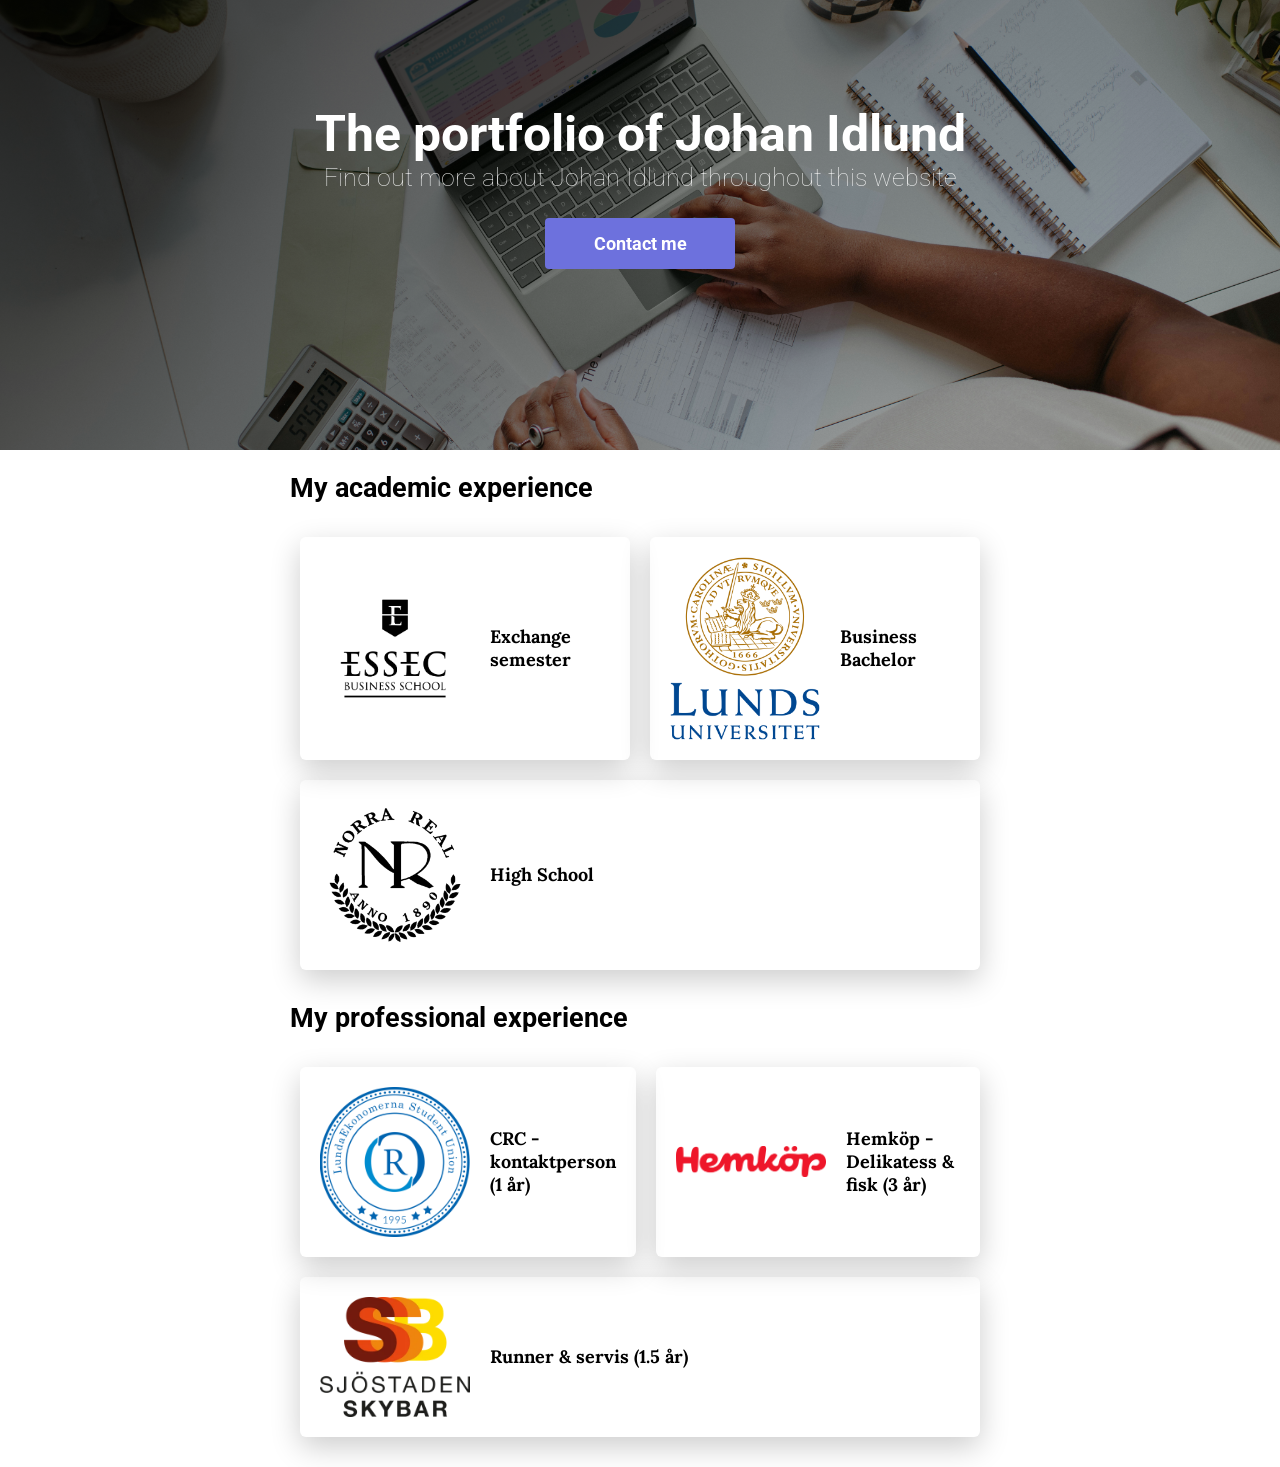
<file: index.html>
<!doctype html>

<html>

	<head>
		<meta charset="utf-8" />
		<meta name="viewport" content="width=device-width, initial-scale=1" />
		<title>Johan Idlund portfolio</title>
		<link rel="stylesheet" href="css/style.css" />
	</head>

	<body>
		<div class="banner">
			<div class="container">
				<h1>The portfolio of Johan Idlund</h1>
				<h2>Find out more about Johan Idlund throughout this website</h2>
				<a href="#apply-section" class="btn-blue">Contact me</a>
			</div>
		</div>

		<div class="container">

			<h2>My academic experience</h2>

			<div class="cards">
				<div class="card">
					<img src="images/essec.png" alt="Essec Business school">
					<h3>Exchange semester</h3>
				</div>

				<div class="card">
					<img src="images/lunds-universitet.png" alt="Lunds Universitet">
					<h3>Business Bachelor</h3>
				</div>

				<div class="card">
					<img src="images/norra-real.png" alt="Norra real">
					<h3>High School</h3>
				</div>
			</div>
		</div>

		<div class="container">

			<h2>My professional experience</h2>

			<div class="cards">
				<div class="card">
					<img src="images/lundaekonomerna.png" alt="CRC">
					<h3>CRC - kontaktperson (1 år)</h3>
				</div>
				<div class="card">
					<img src="images/hemkop.png" alt="Hemköp - Delikatess och fisk">
					<h3>Hemköp - Delikatess & fisk (3 år)</h3>
				</div>

				<div class="card">
					<img src="images/sjostaden-skybar.png" alt="Stockholm-skybar">
					<h3>Runner & servis (1.5 år)</h3>
				</div>
			</div>
		</div>

		<div id="apply-section">
			<div data-tf-live="01K65B3MJ24Y9311HQ6F8K5YCZ">
			</div>
			<script src="//embed.typeform.com/next/embed.js">
			</script>
		</div>
	</body>

</html>
</file>
<file: css/style.css>
@import url("https://fonts.googleapis.com/css?family=Lora|Roboto");

/*Import of component stylesheets*/
@import url("components/container.css");
@import url("components/avatar.css");
@import url("components/button.css");
@import url("components/banner.css");
@import url("components/card.css");



/*Main format for website*/
body{
	font-family: 'Lora',serif;
	font-size: 18px;
	margin: 0px;
}
h1,h2{
	font-family: 'Roboto',sans-serif;
	font-weight: bold;
}

a{
	text-decoration: none;
}
</file>
